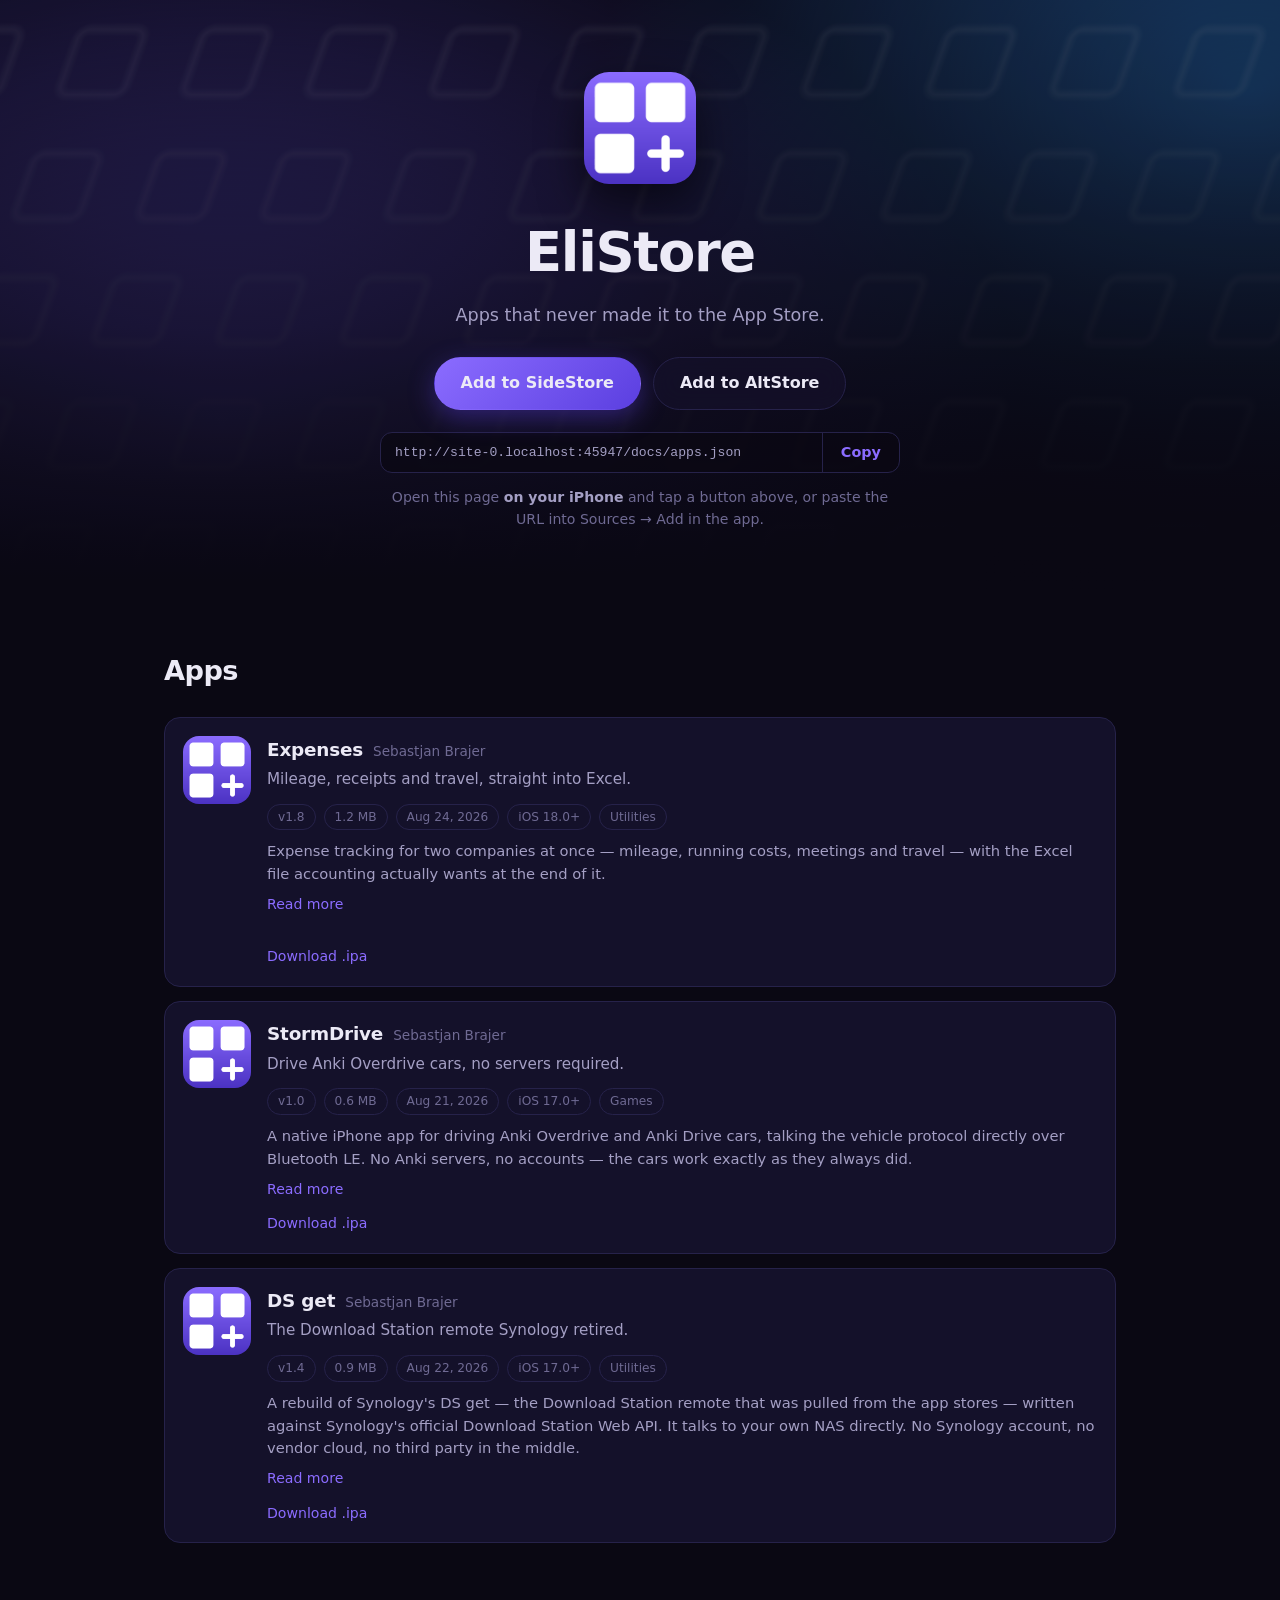
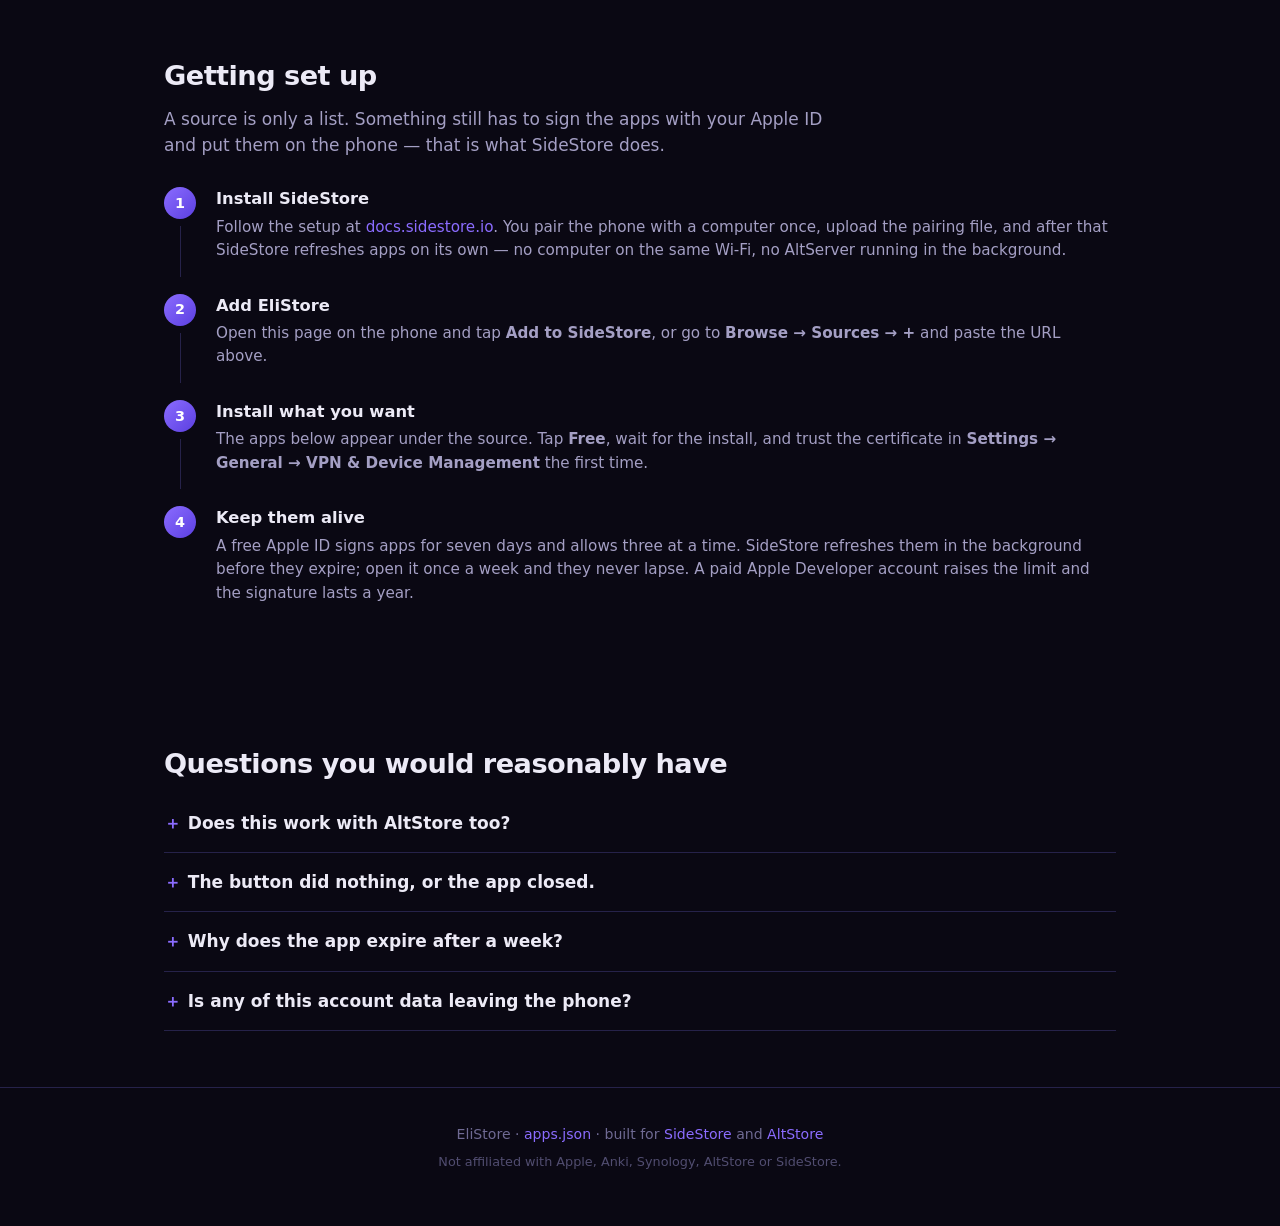
<file: docs/index.html>
<!doctype html>
<html lang="en">
<head>
<meta charset="utf-8">
<meta name="viewport" content="width=device-width, initial-scale=1, viewport-fit=cover">
<title>EliStore — a source for AltStore and SideStore</title>
<meta name="description" content="EliStore is a source for AltStore and SideStore. Add it once, and the apps install straight onto your iPhone.">
<meta name="theme-color" content="#0C0A1A">

<meta property="og:type" content="website">
<meta property="og:title" content="EliStore">
<meta property="og:description" content="A source for AltStore and SideStore. Add it once, and the apps install straight onto your iPhone.">
<meta property="og:image" content="https://sebastjanb.github.io/elistore-releases/assets/og.png">

<link rel="icon" href="assets/favicon-32.png" sizes="32x32">
<link rel="apple-touch-icon" href="assets/apple-touch-icon.png">
<link rel="stylesheet" href="style.css">
</head>
<body>

<header class="hero">
  <div class="hero-art" aria-hidden="true"></div>
  <div class="wrap hero-inner">
    <img class="hero-icon" src="assets/elistore-icon.png" alt="" width="112" height="112">
    <h1>EliStore</h1>
    <p class="tagline">Apps that never made it to the App Store.</p>

    <div class="actions">
      <a class="btn btn-primary" id="add-sidestore" href="#" data-scheme="sidestore">
        Add to SideStore
      </a>
      <a class="btn" id="add-altstore" href="#" data-scheme="altstore">
        Add to AltStore
      </a>
    </div>

    <div class="source-url">
      <label for="url" class="sr-only">Source URL</label>
      <input id="url" type="text" readonly spellcheck="false" value="https://sebastjanb.github.io/elistore-releases/apps.json">
      <button id="copy" type="button">Copy</button>
    </div>
    <p class="hint">
      Open this page <strong>on your iPhone</strong> and tap a button above, or paste the URL into
      Sources&nbsp;→&nbsp;Add in the app.
    </p>
  </div>
</header>

<main>
  <section class="wrap section">
    <h2>Apps</h2>
    <div id="apps" class="apps">
      <p class="loading">Loading the source…</p>
    </div>
  </section>

  <section class="wrap section" id="install">
    <h2>Getting set up</h2>
    <p class="lede">
      A source is only a list. Something still has to sign the apps with your Apple ID and put them
      on the phone — that is what SideStore does.
    </p>

    <ol class="steps">
      <li>
        <h3>Install SideStore</h3>
        <p>
          Follow the setup at <a href="https://docs.sidestore.io" rel="noopener">docs.sidestore.io</a>.
          You pair the phone with a computer once, upload the pairing file, and after that SideStore
          refreshes apps on its own — no computer on the same Wi-Fi, no AltServer running in the
          background.
        </p>
      </li>
      <li>
        <h3>Add EliStore</h3>
        <p>
          Open this page on the phone and tap <strong>Add to SideStore</strong>, or go to
          <strong>Browse → Sources → +</strong> and paste the URL above.
        </p>
      </li>
      <li>
        <h3>Install what you want</h3>
        <p>
          The apps below appear under the source. Tap <strong>Free</strong>, wait for the install,
          and trust the certificate in <strong>Settings → General → VPN &amp; Device
          Management</strong> the first time.
        </p>
      </li>
      <li>
        <h3>Keep them alive</h3>
        <p>
          A free Apple ID signs apps for seven days and allows three at a time. SideStore refreshes
          them in the background before they expire; open it once a week and they never lapse. A paid
          Apple Developer account raises the limit and the signature lasts a year.
        </p>
      </li>
    </ol>
  </section>

  <section class="wrap section faq">
    <h2>Questions you would reasonably have</h2>

    <details>
      <summary>Does this work with AltStore too?</summary>
      <p>
        Yes. AltStore and SideStore read the same source format. AltStore Classic needs AltServer
        running on a Mac or PC on the same network to refresh apps; SideStore does not, which is why
        it is the one recommended here. AltStore PAL is a different thing — an Apple-approved EU
        marketplace that only accepts notarised apps, so it cannot load this source.
      </p>
    </details>

    <details>
      <summary>The button did nothing, or the app closed.</summary>
      <p>
        The <code>sidestore://</code> and <code>altstore://</code> links only work on a phone that
        already has the app installed. On a desktop browser nothing happens; on a phone without it,
        the link can close the browser tab. Copy the URL and paste it into the app instead.
      </p>
    </details>

    <details>
      <summary>Why does the app expire after a week?</summary>
      <p>
        Because Apple's free developer certificates last seven days. Nothing here can change that.
        SideStore re-signs before expiry as long as you open it now and then.
      </p>
    </details>

    <details>
      <summary>Is any of this account data leaving the phone?</summary>
      <p>
        Not through the store. This site serves a JSON file and some images; the IPAs are downloaded
        from GitHub. Your Apple ID goes to SideStore and to Apple, never here.
      </p>
    </details>
  </section>
</main>

<footer>
  <div class="wrap">
    <p>
      EliStore · <a href="apps.json">apps.json</a> ·
      built for <a href="https://sidestore.io" rel="noopener">SideStore</a> and
      <a href="https://altstore.io" rel="noopener">AltStore</a>
    </p>
    <p class="small">Not affiliated with Apple, Anki, Synology, AltStore or SideStore.</p>
  </div>
</footer>

<div id="toast" class="toast" role="status" aria-live="polite"></div>

<script src="app.js"></script>
</body>
</html>
</file>
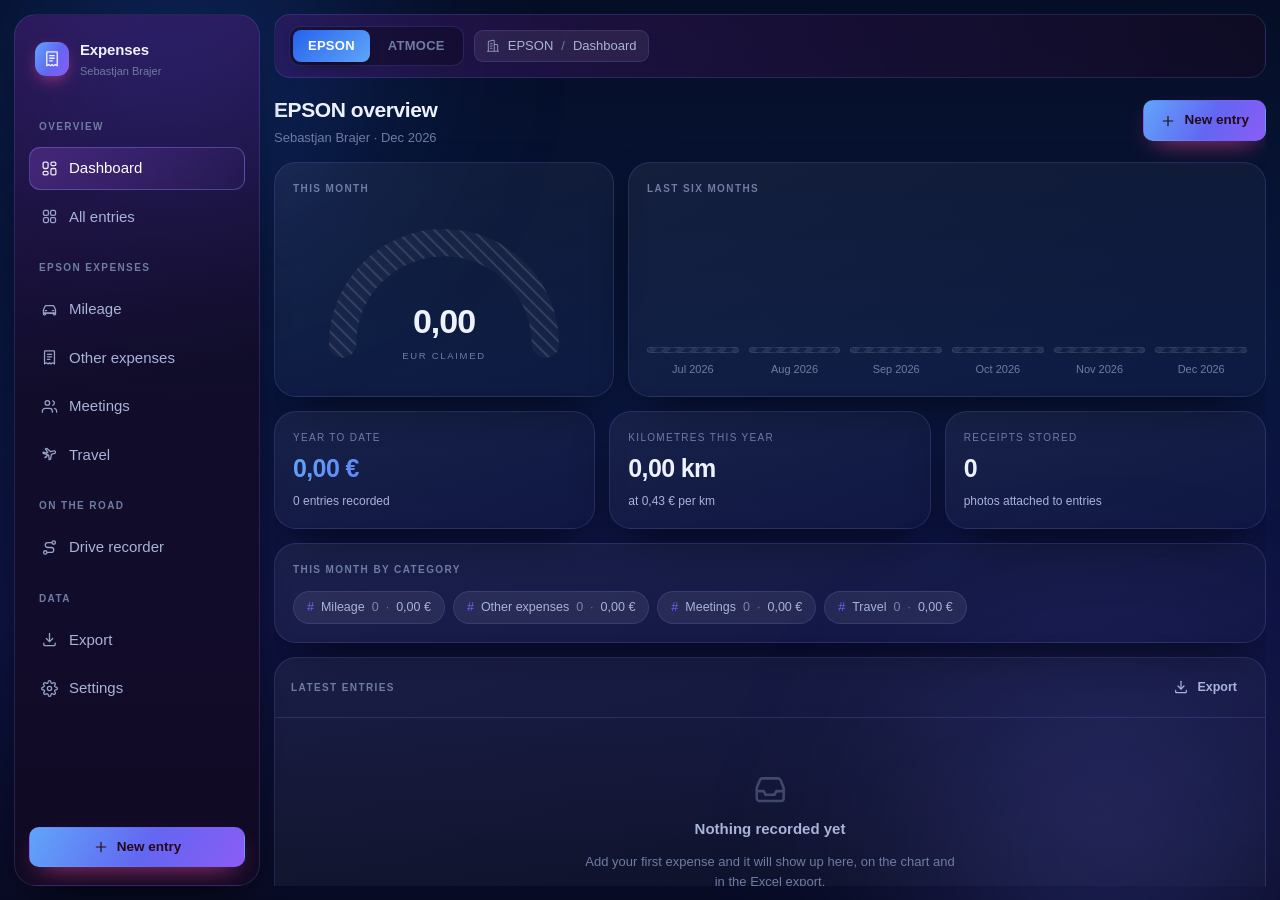
<file: docs/expenses/index.html>
<!doctype html>
<html lang="en">
<head>
<meta charset="utf-8">
<meta name="viewport" content="width=device-width, initial-scale=1, viewport-fit=cover, maximum-scale=1">
<title>Expenses — Sebastjan Brajer</title>
<meta name="description" content="Expense, mileage and travel tracking for ATMOCE and EPSON.">
<meta name="theme-color" content="#0d0617">
<meta name="color-scheme" content="dark">
<meta name="apple-mobile-web-app-capable" content="yes">
<meta name="mobile-web-app-capable" content="yes">
<meta name="apple-mobile-web-app-status-bar-style" content="black-translucent">
<meta name="apple-mobile-web-app-title" content="Expenses">
<link rel="manifest" href="manifest.webmanifest">
<link rel="apple-touch-icon" href="icons/icon-180.png">
<link rel="icon" href="icons/icon-192.png">
<link rel="stylesheet" href="css/app.css">
</head>
<body>

<div class="app">
  <aside class="sidebar" id="sidebar"></aside>

  <div class="main">
    <header class="topbar" id="topbar"></header>
    <div class="view" id="view"></div>
    <nav class="tabbar" id="tabbar"></nav>
  </div>
</div>

<div id="modal-root"></div>
<div id="toast-root"></div>

<script src="data/places.js"></script>
<script src="data/countries.js"></script>
<script src="js/util.js"></script>
<script src="js/icons.js"></script>
<script src="js/store.js"></script>
<script src="js/distance.js"></script>
<script src="js/ocr.js"></script>
<script src="js/trip.js"></script>
<script src="js/components.js"></script>
<script src="js/forms.js"></script>
<script src="js/views.js"></script>
<script src="js/sync.js"></script>
    <script src="js/zip.js"></script>
    <script src="js/receipts.js"></script>
    <script src="js/excel.js"></script>
<script src="js/app.js"></script>
</body>
</html>
</file>
<file: docs/style.css>
/* EliStore — the landing page. Dark by design: the store it advertises is dark. */

:root {
  --bg:        #0a0813;
  --bg-raised: #14112a;
  --line:      #26224a;
  --ink:       #eceaf6;
  --ink-dim:   #a49fc4;
  --ink-faint: #6f6a93;
  --tint:      #8b6cff;
  --tint-deep: #5b3fe0;

  --radius: 16px;
  --wrap: 1000px;
  --font: -apple-system, BlinkMacSystemFont, "SF Pro Text", "Segoe UI", Inter, system-ui, sans-serif;
}

* { box-sizing: border-box; }

html { -webkit-text-size-adjust: 100%; }

body {
  margin: 0;
  font-family: var(--font);
  font-size: 17px;
  line-height: 1.55;
  color: var(--ink);
  background: var(--bg);
  -webkit-font-smoothing: antialiased;
}

a { color: var(--tint); text-decoration: none; }
a:hover { text-decoration: underline; }

code {
  font-family: ui-monospace, SFMono-Regular, "SF Mono", Menlo, monospace;
  font-size: 0.88em;
  background: var(--bg-raised);
  border: 1px solid var(--line);
  border-radius: 5px;
  padding: 0.1em 0.4em;
}

.wrap { width: 100%; max-width: var(--wrap); margin: 0 auto; padding: 0 24px; }

.sr-only {
  position: absolute; width: 1px; height: 1px;
  padding: 0; margin: -1px; overflow: hidden;
  clip: rect(0 0 0 0); white-space: nowrap; border: 0;
}

/* ----------------------------------------------------------------- hero */

.hero { position: relative; overflow: hidden; padding: 72px 0 64px; text-align: center; }

.hero-art {
  position: absolute; inset: 0;
  background: url("assets/elistore-header.png") center / cover no-repeat;
  opacity: 0.9;
}
.hero-art::after {
  content: "";
  position: absolute; inset: 0;
  background: linear-gradient(180deg, rgba(10, 8, 19, 0.35) 0%, rgba(10, 8, 19, 0.8) 62%, var(--bg) 100%);
}

.hero-inner { position: relative; }

.hero-icon {
  width: 112px; height: 112px;
  border-radius: 25px;
  box-shadow: 0 18px 44px rgba(0, 0, 0, 0.55);
}

.hero h1 {
  margin: 20px 0 6px;
  font-size: clamp(2.4rem, 8vw, 3.4rem);
  font-weight: 700;
  letter-spacing: -0.025em;
}

.tagline { margin: 0 0 28px; color: var(--ink-dim); font-size: 1.1rem; }

.actions { display: flex; flex-wrap: wrap; gap: 12px; justify-content: center; margin-bottom: 22px; }

.btn {
  display: inline-block;
  padding: 13px 26px;
  border: 1px solid var(--line);
  border-radius: 999px;
  background: rgba(20, 17, 42, 0.75);
  backdrop-filter: blur(12px);
  color: var(--ink);
  font-size: 1rem;
  font-weight: 600;
  cursor: pointer;
  transition: transform 0.12s ease, filter 0.12s ease;
}
.btn:hover { text-decoration: none; filter: brightness(1.15); }
.btn:active { transform: scale(0.97); }

.btn-primary {
  border-color: transparent;
  background: linear-gradient(135deg, var(--tint), var(--tint-deep));
  box-shadow: 0 8px 26px rgba(91, 63, 224, 0.42);
}

/* The copyable source URL. */
.source-url {
  display: flex;
  max-width: 520px;
  margin: 0 auto 14px;
  border: 1px solid var(--line);
  border-radius: 12px;
  background: rgba(10, 8, 19, 0.72);
  overflow: hidden;
}
.source-url input {
  flex: 1;
  min-width: 0;
  padding: 12px 14px;
  border: 0;
  background: transparent;
  color: var(--ink-dim);
  font-family: ui-monospace, SFMono-Regular, "SF Mono", Menlo, monospace;
  font-size: 0.82rem;
  text-overflow: ellipsis;
}
.source-url input:focus { outline: none; color: var(--ink); }
.source-url button {
  padding: 0 18px;
  border: 0;
  border-left: 1px solid var(--line);
  background: transparent;
  color: var(--tint);
  font: inherit;
  font-size: 0.9rem;
  font-weight: 600;
  cursor: pointer;
}
.source-url button:hover { background: rgba(139, 108, 255, 0.12); }

.hint { max-width: 520px; margin: 0 auto; color: var(--ink-faint); font-size: 0.88rem; }
.hint strong { color: var(--ink-dim); font-weight: 600; }

/* -------------------------------------------------------------- sections */

.section { padding: 56px 24px; }

h2 {
  margin: 0 0 8px;
  font-size: 1.7rem;
  font-weight: 700;
  letter-spacing: -0.02em;
}

.lede { margin: 0 0 28px; max-width: 62ch; color: var(--ink-dim); }

/* ------------------------------------------------------------------ apps */

.apps { display: grid; gap: 14px; margin-top: 24px; }

.loading, .error { color: var(--ink-faint); }
.error { color: #ff8a8a; }

.app {
  display: grid;
  grid-template-columns: 68px 1fr;
  gap: 16px;
  align-items: start;
  padding: 18px;
  border: 1px solid var(--line);
  border-radius: var(--radius);
  background: var(--bg-raised);
}

.app > * { min-width: 0; }

.app-icon {
  width: 68px; height: 68px;
  border-radius: 16px;
  background: #0a0813;
}

.app-head { display: flex; flex-wrap: wrap; align-items: baseline; gap: 10px; }
.app-name { margin: 0; font-size: 1.15rem; font-weight: 650; letter-spacing: -0.01em; }
.app-dev { color: var(--ink-faint); font-size: 0.85rem; }
.app-sub { margin: 4px 0 0; color: var(--ink-dim); font-size: 0.95rem; }

.app-desc {
  margin: 10px 0 0;
  color: var(--ink-dim);
  font-size: 0.92rem;
  white-space: pre-line;
}
.app-desc[hidden] { display: none; }

.app-more {
  margin-top: 8px;
  padding: 0;
  border: 0;
  background: none;
  color: var(--tint);
  font: inherit;
  font-size: 0.88rem;
  cursor: pointer;
}

.meta { display: flex; flex-wrap: wrap; gap: 8px; margin-top: 12px; }
.chip {
  padding: 3px 10px;
  border: 1px solid var(--line);
  border-radius: 999px;
  color: var(--ink-faint);
  font-size: 0.76rem;
  font-variant-numeric: tabular-nums;
}
.chip-warn { border-color: #6b4a1f; color: #e0a95a; }

.app-links { display: flex; flex-wrap: wrap; gap: 14px; margin-top: 12px; font-size: 0.88rem; }

/* ----------------------------------------------------------------- steps */

.steps { margin: 0; padding: 0; list-style: none; counter-reset: step; }
.steps li {
  position: relative;
  padding: 0 0 26px 52px;
  counter-increment: step;
}
.steps li::before {
  content: counter(step);
  position: absolute;
  left: 0; top: 1px;
  width: 32px; height: 32px;
  display: grid; place-items: center;
  border-radius: 50%;
  background: linear-gradient(135deg, var(--tint), var(--tint-deep));
  color: #fff;
  font-size: 0.9rem;
  font-weight: 700;
}
/* The rail joining the numbers. */
.steps li:not(:last-child)::after {
  content: "";
  position: absolute;
  left: 15.5px; top: 40px; bottom: 12px;
  width: 1px;
  background: var(--line);
}
.steps h3 { margin: 4px 0 4px; font-size: 1.02rem; font-weight: 650; }
.steps p { margin: 0; color: var(--ink-dim); font-size: 0.95rem; }

/* ------------------------------------------------------------------- faq */

.faq details {
  border-bottom: 1px solid var(--line);
  padding: 16px 0;
}
.faq summary {
  cursor: pointer;
  font-weight: 600;
  list-style: none;
}
.faq summary::-webkit-details-marker { display: none; }
.faq summary::before {
  content: "＋";
  display: inline-block;
  width: 1.4em;
  color: var(--tint);
}
.faq details[open] summary::before { content: "－"; }
.faq details p { margin: 10px 0 0 1.4em; color: var(--ink-dim); font-size: 0.95rem; }

/* ---------------------------------------------------------------- footer */

footer {
  padding: 36px 0 48px;
  border-top: 1px solid var(--line);
  color: var(--ink-faint);
  font-size: 0.88rem;
  text-align: center;
}
footer p { margin: 0 0 6px; }
footer .small { font-size: 0.8rem; color: #514d70; }

/* ----------------------------------------------------------------- toast */

.toast {
  position: fixed;
  left: 50%; bottom: 28px;
  transform: translate(-50%, 16px);
  padding: 11px 20px;
  border-radius: 999px;
  background: var(--bg-raised);
  border: 1px solid var(--line);
  box-shadow: 0 12px 32px rgba(0, 0, 0, 0.5);
  font-size: 0.9rem;
  opacity: 0;
  pointer-events: none;
  transition: opacity 0.2s ease, transform 0.2s ease;
}
.toast.show { opacity: 1; transform: translate(-50%, 0); }

/* --------------------------------------------------------------- smaller */

@media (max-width: 560px) {
  body { font-size: 16px; }
  .hero { padding: 52px 0 48px; }
  .app { grid-template-columns: 56px 1fr; gap: 13px; padding: 15px; }
  .app-icon { width: 56px; height: 56px; border-radius: 13px; }
  .actions .btn { flex: 1 1 auto; }
}

@media (prefers-reduced-motion: reduce) {
  * { transition: none !important; }
}

/* ----------------------------------------------------------- screenshots */

.shots {
  display: flex;
  gap: 10px;
  margin-top: 14px;
  /* A flex row reports the sum of its children as its minimum width, which
     would push the whole card wider than a phone screen instead of scrolling
     inside it. The grid column it sits in needs the same release below. */
  min-width: 0;
  padding-bottom: 4px;
  overflow-x: auto;
  scroll-snap-type: x proximity;
  /* Let the strip run to the card's edge, so a half-visible tile reads as
     "there is more this way" rather than as a cropping mistake. */
  scrollbar-width: thin;
  scrollbar-color: var(--line) transparent;
}
.shots::-webkit-scrollbar { height: 6px; }
.shots::-webkit-scrollbar-thumb { background: var(--line); border-radius: 999px; }
.shots::-webkit-scrollbar-track { background: transparent; }

.shot {
  flex: 0 0 auto;
  width: 124px;
  padding: 0;
  border: 1px solid var(--line);
  border-radius: 12px;
  background: var(--bg);
  overflow: hidden;
  scroll-snap-align: start;
  cursor: zoom-in;
  transition: border-color 0.15s, transform 0.15s;
}
.shot:hover { border-color: var(--tint); transform: translateY(-2px); }
.shot:focus-visible { outline: 2px solid var(--tint); outline-offset: 2px; }

.shot img {
  display: block;
  width: 100%;
  /* Reserve the shape before the image arrives, and never crop one that
     happens to be a different size. */
  aspect-ratio: 1206 / 2622;
  object-fit: contain;
  background: var(--bg);
}

/* ------------------------------------------------------------- lightbox */

body.no-scroll { overflow: hidden; }

.lightbox {
  position: fixed;
  inset: 0;
  z-index: 100;
  display: flex;
  align-items: center;
  justify-content: center;
  gap: 12px;
  padding: 28px 16px 56px;
  background: rgba(6, 5, 14, 0.92);
  backdrop-filter: blur(6px);
  -webkit-backdrop-filter: blur(6px);
}
.lightbox[hidden] { display: none; }

.lightbox-img {
  max-width: min(420px, 82vw);
  max-height: 100%;
  border: 1px solid var(--line);
  border-radius: 18px;
  object-fit: contain;
}

.lightbox-close,
.lightbox-nav {
  flex: 0 0 auto;
  width: 44px;
  height: 44px;
  border: 1px solid var(--line);
  border-radius: 999px;
  background: var(--bg-raised);
  color: var(--ink);
  font-size: 1.5rem;
  line-height: 1;
  cursor: pointer;
}
.lightbox-close:hover,
.lightbox-nav:hover { border-color: var(--tint); color: var(--tint); }

.lightbox-close {
  position: absolute;
  top: 18px;
  right: 18px;
  font-size: 1.7rem;
}

.lightbox-count {
  position: absolute;
  bottom: 20px;
  left: 0;
  right: 0;
  margin: 0;
  text-align: center;
  color: var(--ink-faint);
  font-size: 0.82rem;
  font-variant-numeric: tabular-nums;
}

@media (max-width: 620px) {
  .shot { width: 104px; }
  /* Arrows would crowd the picture on a phone; swipe the strip instead. */
  .lightbox-nav { display: none; }
  .lightbox { padding: 56px 12px 48px; }
}

@media (prefers-reduced-motion: reduce) {
  .shot { transition: none; }
  .shot:hover { transform: none; }
}
</file>
<file: docs/expenses/css/app.css>
/* Expense Tracker — Sebastjan Brajer
   Dark violet console: deep indigo ground, magenta corner glow, amber→pink
   accent for anything that represents money. */

:root {
  --bg: #050e26;
  --bg-2: #130a20;
  --panel: rgba(255, 255, 255, 0.07);
  --panel-solid: #101a33;
  --panel-hi: rgba(255, 255, 255, 0.11);
  --line: rgba(129, 140, 248, 0.18);
  --line-strong: rgba(129, 140, 248, 0.38);

  --text: #eef2ff;
  --text-dim: #a8b4d8;
  --text-faint: #6f7ca3;

  --violet: #8b5cf6;
  --violet-lo: #6366f1;
  --magenta: #6366f1;
  --pink: #ec4899;
  --amber: #f59e0b;
  --blue: #60a5fa;
  --green: #34d399;
  --red: #fb7185;

  --grad-money: linear-gradient(120deg, #60a5fa 0%, #6366f1 55%, #8b5cf6 100%);
  --grad-violet: linear-gradient(135deg, #6366f1 0%, #8b5cf6 100%);
  --grad-blue: linear-gradient(135deg, #2563eb 0%, #60a5fa 100%);

  --r-lg: 22px;
  --r-md: 16px;
  --r-sm: 11px;

  --sidebar-w: 246px;
  --shadow: 0 18px 50px -20px rgba(0, 0, 0, 0.85);

  --safe-b: env(safe-area-inset-bottom, 0px);
  --safe-t: env(safe-area-inset-top, 0px);
}

* { box-sizing: border-box; }

/* `hidden` has to beat the display rules the components set. */
[hidden] { display: none !important; }

html, body {
  height: 100%;
  margin: 0;
}

body {
  /* Deep navy at the top through blue-violet at the bottom, the same ground
     the Mac and iPhone apps use. */
  background:
    linear-gradient(180deg, #050e26 0%, #08163d 38%, #0e1242 68%, #080b24 100%);
  background-attachment: fixed;
  color: var(--text);
  font: 15px/1.5 -apple-system, BlinkMacSystemFont, "SF Pro Text", "Inter",
        "Segoe UI", Roboto, sans-serif;
  -webkit-font-smoothing: antialiased;
  overflow: hidden;
  overscroll-behavior: none;
}

/* The two corner glows that give the whole window its colour. */
body::before,
body::after {
  content: "";
  position: fixed;
  z-index: 0;
  pointer-events: none;
  border-radius: 50%;
  filter: blur(90px);
}
body::before {
  top: -240px; left: -180px;
  width: 720px; height: 620px;
  background: radial-gradient(closest-side, rgba(37, 99, 235, 0.42), transparent 70%);
}
body::after {
  bottom: -300px; right: -220px;
  width: 780px; height: 700px;
  background: radial-gradient(closest-side, rgba(99, 102, 241, 0.32), transparent 70%);
}

button, input, select, textarea { font: inherit; color: inherit; }
button { cursor: pointer; }
a { color: var(--magenta); }

::selection { background: rgba(99, 102, 241, 0.40); }

/* ── Scrollbars ─────────────────────────────────────────────────────
   Only ever styled for a mouse. Styling them on a touch device turns the
   overlay scrollbar into a classic one that occupies layout width down the
   right-hand side, which leaves every screen sitting off-centre. */
@media (hover: hover) and (pointer: fine) {
  ::-webkit-scrollbar { width: 10px; height: 10px; }
  ::-webkit-scrollbar-thumb {
    background: rgba(129, 140, 248, 0.28);
    border-radius: 99px;
    border: 3px solid transparent;
    background-clip: content-box;
  }
  ::-webkit-scrollbar-thumb:hover { background: rgba(196, 132, 252, 0.45); background-clip: content-box; }
  ::-webkit-scrollbar-track { background: transparent; }
}

/* ── Shell ──────────────────────────────────────────────────────────
   Anchored with `position: fixed; inset: 0` rather than `height: 100%`.
   In a home-screen web app iOS puts the page origin at the very top of the
   screen but resolves a percentage height against a viewport that excludes
   both safe areas — so `height: 100%` came up short by exactly the notch plus
   the home indicator, and the tab bar floated well above the bottom edge.
   A fixed box is laid out against the real viewport instead. */
.app {
  position: fixed;
  top: 0;
  left: 0;
  right: 0;
  z-index: 1;
  display: grid;
  grid-template-columns: var(--sidebar-w) 1fr;
  gap: 14px;
  padding: 14px;
  padding-top: calc(14px + var(--safe-t));
  height: 100vh;                  /* oldest fallback */
  height: 100dvh;                 /* dynamic viewport where supported */
  height: var(--app-h, 100dvh);   /* measured by app.js — always the truth */
}

/* ── Sidebar ────────────────────────────────────────────────────── */
.sidebar {
  position: relative;
  display: flex;
  flex-direction: column;
  gap: 6px;
  padding: 18px 14px;
  overflow: hidden auto;
  background: linear-gradient(170deg, rgba(120, 30, 160, 0.32), rgba(20, 10, 34, 0.72) 42%);
  border: 1px solid var(--line);
  border-radius: var(--r-lg);
  box-shadow: var(--shadow);
  -webkit-app-region: drag;
}
.sidebar > * { -webkit-app-region: no-drag; }

.brand {
  display: flex;
  align-items: center;
  gap: 11px;
  padding: 6px 6px 18px;
}
/* Room for the traffic lights of the frameless macOS window. */
.platform-darwin .brand { padding-top: 28px; }
.brand-mark {
  display: grid;
  place-items: center;
  width: 34px; height: 34px;
  flex: none;
  background: var(--grad-money);
  border-radius: 11px;
  box-shadow: 0 6px 18px -6px rgba(236, 72, 153, 0.9);
}
.brand-mark svg { width: 18px; height: 18px; }
.brand-name { font-weight: 650; letter-spacing: -0.01em; }
.brand-sub { font-size: 11px; color: var(--text-faint); margin-top: 1px; }

.nav-label {
  padding: 16px 10px 7px;
  font-size: 10px;
  font-weight: 600;
  letter-spacing: 0.14em;
  text-transform: uppercase;
  color: var(--text-faint);
}

.nav-item {
  display: flex;
  align-items: center;
  gap: 11px;
  width: 100%;
  padding: 9px 11px;
  background: none;
  border: 1px solid transparent;
  border-radius: var(--r-sm);
  color: var(--text-dim);
  text-align: left;
  transition: background 0.15s, color 0.15s, border-color 0.15s;
}
.nav-item:hover { background: var(--panel); color: var(--text); }
.nav-item.is-active {
  background: linear-gradient(100deg, rgba(168, 85, 247, 0.26), rgba(168, 85, 247, 0.05));
  border-color: var(--line-strong);
  color: #fff;
}
.nav-item svg { width: 17px; height: 17px; flex: none; opacity: 0.9; }
.nav-count {
  margin-left: auto;
  font-size: 11px;
  font-variant-numeric: tabular-nums;
  color: var(--text-faint);
}

.sidebar-foot { margin-top: auto; padding-top: 16px; }

/* ── Main column ────────────────────────────────────────────────── */
.main {
  display: flex;
  flex-direction: column;
  min-width: 0;
  gap: 14px;
  overflow: hidden;
}

.topbar {
  display: flex;
  align-items: center;
  gap: 10px;
  flex: none;
  padding: 11px 14px;
  background: linear-gradient(100deg, rgba(88, 28, 135, 0.35), rgba(20, 10, 34, 0.6));
  border: 1px solid var(--line);
  border-radius: var(--r-md);
  -webkit-app-region: drag;
}
.topbar > * { -webkit-app-region: no-drag; }

.crumb {
  display: flex;
  align-items: center;
  gap: 8px;
  padding: 5px 11px;
  background: var(--panel);
  border: 1px solid var(--line);
  border-radius: 9px;
  font-size: 13px;
  color: var(--text-dim);
  white-space: nowrap;
}
.crumb svg { width: 14px; height: 14px; opacity: 0.75; }
.crumb-sep { color: var(--text-faint); }

.company-switch {
  display: flex;
  gap: 3px;
  padding: 3px;
  background: rgba(0, 0, 0, 0.28);
  border: 1px solid var(--line);
  border-radius: 11px;
}
.company-switch button {
  padding: 6px 15px;
  background: none;
  border: 0;
  border-radius: 8px;
  font-size: 13px;
  font-weight: 600;
  letter-spacing: 0.02em;
  color: var(--text-faint);
  transition: background 0.15s, color 0.15s;
}
.company-switch button.is-active { color: #fff; box-shadow: 0 4px 14px -6px rgba(0, 0, 0, 0.9); }
.company-switch button.is-active[data-company="EPSON"] { background: var(--grad-blue); }
.company-switch button.is-active[data-company="ATMOCE"] { background: var(--grad-money); }

.topbar-spacer { flex: 1; }

.view {
  flex: 1;
  min-height: 0;
  overflow: hidden auto;
  padding-bottom: 40px;
  scroll-behavior: smooth;
}

/* ── Buttons ────────────────────────────────────────────────────── */
.btn {
  display: inline-flex;
  align-items: center;
  justify-content: center;
  gap: 8px;
  padding: 9px 16px;
  background: var(--panel);
  border: 1px solid var(--line);
  border-radius: 10px;
  color: var(--text);
  font-size: 13.5px;
  font-weight: 550;
  white-space: nowrap;
  transition: background 0.15s, border-color 0.15s, transform 0.08s, opacity 0.15s;
}
.btn:hover { background: var(--panel-hi); border-color: var(--line-strong); }
.btn:active { transform: translateY(1px); }
.btn svg { width: 16px; height: 16px; }
.btn-primary {
  background: var(--grad-money);
  border-color: transparent;
  color: #26091b;
  font-weight: 650;
  box-shadow: 0 10px 26px -12px rgba(236, 72, 153, 0.95);
}
.btn-primary:hover { background: var(--grad-money); filter: brightness(1.07); border-color: transparent; }
.btn-violet { background: var(--grad-violet); border-color: transparent; color: #fff; }
.btn-violet:hover { filter: brightness(1.1); background: var(--grad-violet); }
.btn-ghost { background: none; border-color: transparent; color: var(--text-dim); }
.btn-ghost:hover { background: var(--panel); color: var(--text); }
.btn-danger { color: var(--red); border-color: rgba(251, 113, 133, 0.3); }
.btn-danger:hover { background: rgba(251, 113, 133, 0.12); border-color: rgba(251, 113, 133, 0.5); }
.btn-sm { padding: 6px 11px; font-size: 12.5px; border-radius: 9px; }
.btn:disabled { opacity: 0.45; pointer-events: none; }
.btn-icon { padding: 8px; border-radius: 9px; }
.btn-icon svg { width: 16px; height: 16px; }

/* ── Cards & grid ───────────────────────────────────────────────── */
.grid { display: grid; gap: 14px; }
.grid-2 { grid-template-columns: repeat(2, minmax(0, 1fr)); }
.grid-3 { grid-template-columns: repeat(3, minmax(0, 1fr)); }
.grid-hero { grid-template-columns: minmax(260px, 340px) 1fr; }

.card {
  position: relative;
  padding: 18px;
  background: linear-gradient(160deg, rgba(255, 255, 255, 0.055), rgba(255, 255, 255, 0.018));
  border: 1px solid var(--line);
  border-radius: var(--r-lg);
  box-shadow: var(--shadow);
  overflow: hidden;
}
.card-flush { padding: 0; }

.card-head {
  display: flex;
  align-items: center;
  gap: 10px;
  margin-bottom: 14px;
}
.card-title {
  font-size: 10px;
  font-weight: 600;
  letter-spacing: 0.14em;
  text-transform: uppercase;
  color: var(--text-faint);
}
.card-head .btn { margin-left: auto; }

.section-head {
  display: flex;
  align-items: center;
  gap: 12px;
  margin: 2px 0 14px;
}
.section-head h1 {
  margin: 0;
  font-size: 21px;
  font-weight: 650;
  letter-spacing: -0.02em;
}
.section-head p { margin: 3px 0 0; font-size: 13px; color: var(--text-faint); }
.section-head .spacer { flex: 1; }

/* ── Gauge ──────────────────────────────────────────────────────── */
.gauge-wrap { display: grid; place-items: center; padding: 4px 0 2px; }
.gauge { position: relative; width: 100%; max-width: 260px; }
.gauge svg { display: block; width: 100%; overflow: visible; }
.gauge-value {
  position: absolute;
  left: 0; right: 0; bottom: 4px;
  text-align: center;
}
.gauge-num {
  font-size: 34px;
  font-weight: 700;
  letter-spacing: -0.03em;
  font-variant-numeric: tabular-nums;
}
.gauge-cap {
  font-size: 9.5px;
  letter-spacing: 0.18em;
  text-transform: uppercase;
  color: var(--text-faint);
  margin-top: 2px;
}
.badge-float {
  position: absolute;
  top: 14px; right: 14px;
  padding: 5px 10px;
  background: rgba(52, 211, 153, 0.14);
  border: 1px solid rgba(52, 211, 153, 0.34);
  border-radius: 99px;
  font-size: 11px;
  color: #6ee7b7;
  white-space: nowrap;
}
.badge-float.is-down { background: rgba(251, 113, 133, 0.14); border-color: rgba(251, 113, 133, 0.34); color: #fda4af; }

/* ── Bar chart ──────────────────────────────────────────────────── */
.bars {
  display: flex;
  align-items: flex-end;
  gap: 10px;
  height: 168px;
  padding-top: 20px;
}
.bar-col {
  display: flex;
  flex-direction: column;
  justify-content: flex-end;
  align-items: center;
  gap: 8px;
  flex: 1;
  height: 100%;
  min-width: 0;
}
.bar {
  position: relative;
  width: 100%;
  border-radius: 12px;
  background: repeating-linear-gradient(-45deg,
    rgba(255, 255, 255, 0.09) 0 5px, rgba(255, 255, 255, 0.02) 5px 10px);
  border: 1px solid rgba(255, 255, 255, 0.07);
  min-height: 5px;
  transition: filter 0.15s;
}
.bar-col.is-peak .bar {
  background: var(--grad-money);
  border-color: transparent;
  box-shadow: 0 12px 30px -14px rgba(236, 72, 153, 0.95);
}
.bar-col:hover .bar { filter: brightness(1.15); }
.bar-cap {
  font-size: 11px;
  color: var(--text-faint);
  white-space: nowrap;
  overflow: hidden;
  text-overflow: ellipsis;
  max-width: 100%;
}
.bar-col.is-peak .bar-cap { color: var(--text); }
.bar-val {
  position: absolute;
  top: -19px; left: 50%;
  transform: translateX(-50%);
  font-size: 11px;
  font-variant-numeric: tabular-nums;
  color: var(--text-dim);
  white-space: nowrap;
}

/* ── Stats ──────────────────────────────────────────────────────── */
.stat { display: flex; flex-direction: column; gap: 5px; }
.stat-num {
  font-size: 25px;
  font-weight: 680;
  letter-spacing: -0.025em;
  font-variant-numeric: tabular-nums;
}
.stat-cap {
  font-size: 10px;
  letter-spacing: 0.13em;
  text-transform: uppercase;
  color: var(--text-faint);
}
.stat-sub { font-size: 12px; color: var(--text-dim); }
.text-money { background: var(--grad-money); -webkit-background-clip: text; background-clip: text; color: transparent; }

/* ── Chips ──────────────────────────────────────────────────────── */
.chips { display: flex; flex-wrap: wrap; gap: 8px; }
.chip {
  display: inline-flex;
  align-items: center;
  gap: 7px;
  padding: 6px 13px;
  background: var(--panel);
  border: 1px solid var(--line);
  border-radius: 99px;
  font-size: 12.5px;
  color: var(--text-dim);
  white-space: nowrap;
  transition: background 0.15s, color 0.15s, border-color 0.15s;
}
button.chip:hover { background: var(--panel-hi); color: var(--text); }
.chip.is-active {
  background: linear-gradient(100deg, rgba(236, 72, 153, 0.3), rgba(168, 85, 247, 0.22));
  border-color: var(--line-strong);
  color: #fff;
}
.chip-n { font-variant-numeric: tabular-nums; opacity: 0.65; }
.chip-hash { color: var(--magenta); }

/* ── List rows ──────────────────────────────────────────────────── */
.rows { display: flex; flex-direction: column; }
.row {
  display: flex;
  align-items: center;
  gap: 13px;
  width: 100%;
  padding: 13px 16px;
  background: none;
  border: 0;
  border-top: 1px solid rgba(255, 255, 255, 0.05);
  text-align: left;
  color: inherit;
  transition: background 0.13s;
}
.rows > .row:first-child { border-top: 0; }
button.row:hover { background: rgba(255, 255, 255, 0.045); }
.row.is-selected { background: linear-gradient(100deg, rgba(168, 85, 247, 0.18), transparent); }

.tile {
  display: grid;
  place-items: center;
  width: 38px; height: 38px;
  flex: none;
  background: rgba(255, 255, 255, 0.055);
  border: 1px solid var(--line);
  border-radius: 11px;
  color: var(--text-dim);
}
.tile svg { width: 18px; height: 18px; }
.tile.t-mileage { background: rgba(96, 165, 250, 0.16); border-color: rgba(96, 165, 250, 0.32); color: #93c5fd; }
.tile.t-other   { background: rgba(168, 85, 247, 0.16); border-color: rgba(168, 85, 247, 0.34); color: #d8b4fe; }
.tile.t-meeting { background: rgba(236, 72, 153, 0.16); border-color: rgba(236, 72, 153, 0.34); color: #f9a8d4; }
.tile.t-travel  { background: rgba(245, 158, 11, 0.16); border-color: rgba(245, 158, 11, 0.34); color: #fcd34d; }
.tile.t-trip    { background: rgba(52, 211, 153, 0.16); border-color: rgba(52, 211, 153, 0.34); color: #6ee7b7; }

.row-main { min-width: 0; flex: 1; }
.row-title {
  font-size: 14px;
  font-weight: 550;
  white-space: nowrap;
  overflow: hidden;
  text-overflow: ellipsis;
}
.row-sub {
  margin-top: 2px;
  font-size: 12px;
  color: var(--text-faint);
  white-space: nowrap;
  overflow: hidden;
  text-overflow: ellipsis;
}
.row-amt {
  font-size: 14.5px;
  font-weight: 620;
  font-variant-numeric: tabular-nums;
  white-space: nowrap;
}
.row-actions { display: flex; gap: 4px; flex: none; }

.list-head {
  display: flex;
  align-items: center;
  gap: 10px;
  padding: 13px 16px;
  border-bottom: 1px solid var(--line);
}

.empty {
  display: grid;
  place-items: center;
  gap: 12px;
  padding: 54px 20px;
  text-align: center;
  color: var(--text-faint);
}
.empty svg { width: 34px; height: 34px; opacity: 0.5; }
.empty h3 { margin: 0; font-size: 15px; font-weight: 600; color: var(--text-dim); }
.empty p { margin: 0; font-size: 13px; max-width: 380px; }

/* ── Forms ──────────────────────────────────────────────────────── */
.field { display: flex; flex-direction: column; gap: 6px; min-width: 0; }
.field > label {
  font-size: 10px;
  font-weight: 600;
  letter-spacing: 0.12em;
  text-transform: uppercase;
  color: var(--text-faint);
}
.field-hint { font-size: 11.5px; color: var(--text-faint); }
.field-hint.is-warn { color: #fcd34d; }

.input, .select, textarea.input {
  width: 100%;
  padding: 10px 12px;
  background: rgba(0, 0, 0, 0.3);
  border: 1px solid var(--line);
  border-radius: 10px;
  color: var(--text);
  outline: none;
  transition: border-color 0.15s, background 0.15s;
  -webkit-appearance: none;
  appearance: none;
}
.input::placeholder { color: var(--text-faint); }
.input:focus, .select:focus, textarea.input:focus {
  border-color: var(--line-strong);
  background: rgba(0, 0, 0, 0.45);
  box-shadow: 0 0 0 3px rgba(168, 85, 247, 0.13);
}
textarea.input { resize: vertical; min-height: 74px; line-height: 1.45; }
.select {
  background-image: url("data:image/svg+xml,%3Csvg xmlns='http://www.w3.org/2000/svg' viewBox='0 0 24 24' fill='none' stroke='%23b7a4d4' stroke-width='2.2' stroke-linecap='round'%3E%3Cpath d='M6 9l6 6 6-6'/%3E%3C/svg%3E");
  background-repeat: no-repeat;
  background-position: right 10px center;
  background-size: 15px;
  padding-right: 32px;
}
.select option { background: #1b1030; color: var(--text); }
.input[type="date"] { min-height: 41px; }
.input[type="date"]::-webkit-calendar-picker-indicator { filter: invert(0.75) sepia(0.4) hue-rotate(230deg); cursor: pointer; }

.input-money { font-variant-numeric: tabular-nums; font-weight: 600; }
.input-group { display: flex; align-items: stretch; gap: 0; }
.input-group .input { border-radius: 10px 0 0 10px; }
.input-group .addon {
  display: grid;
  place-items: center;
  padding: 0 12px;
  background: rgba(255, 255, 255, 0.05);
  border: 1px solid var(--line);
  border-left: 0;
  border-radius: 0 10px 10px 0;
  font-size: 13px;
  color: var(--text-dim);
  white-space: nowrap;
}

.form-grid { display: grid; gap: 14px; grid-template-columns: repeat(2, minmax(0, 1fr)); }
.form-grid .span-2 { grid-column: 1 / -1; }

.switch-row {
  display: flex;
  align-items: center;
  gap: 11px;
  padding: 11px 13px;
  background: rgba(0, 0, 0, 0.25);
  border: 1px solid var(--line);
  border-radius: 10px;
}
.switch-row .sw-text { flex: 1; min-width: 0; }
.switch-row .sw-text b { display: block; font-size: 13.5px; font-weight: 550; }
.switch-row .sw-text span { font-size: 11.5px; color: var(--text-faint); }

.sw { position: relative; width: 42px; height: 25px; flex: none; }
.sw input { position: absolute; opacity: 0; width: 100%; height: 100%; margin: 0; cursor: pointer; z-index: 1; }
.sw i {
  position: absolute;
  inset: 0;
  background: rgba(255, 255, 255, 0.12);
  border-radius: 99px;
  transition: background 0.18s;
}
.sw i::after {
  content: "";
  position: absolute;
  top: 3px; left: 3px;
  width: 19px; height: 19px;
  background: #fff;
  border-radius: 50%;
  transition: transform 0.18s;
}
.sw input:checked + i { background: var(--grad-money); }
.sw input:checked + i::after { transform: translateX(17px); }

/* Repeating line items */
.items { display: flex; flex-direction: column; gap: 10px; }
.item-card {
  display: grid;
  gap: 10px;
  /* type · description · amount · receipt · delete */
  grid-template-columns: 152px minmax(0, 1fr) 158px auto auto;
  align-items: end;
  padding: 12px;
  background: rgba(0, 0, 0, 0.22);
  border: 1px solid var(--line);
  border-radius: var(--r-md);
}
.item-card .del { align-self: end; }
.attendee-card { grid-template-columns: 1fr 170px auto; }

/* ── Modal ──────────────────────────────────────────────────────── */
.modal-back {
  position: fixed;
  inset: 0;
  z-index: 50;
  display: grid;
  place-items: center;
  padding: 22px;
  background: rgba(6, 2, 12, 0.72);
  backdrop-filter: blur(7px);
  -webkit-backdrop-filter: blur(7px);
  animation: fade 0.16s ease-out;
}
@keyframes fade { from { opacity: 0; } }
@keyframes rise { from { opacity: 0; transform: translateY(14px) scale(0.985); } }

.modal {
  display: flex;
  flex-direction: column;
  width: min(860px, 100%);
  max-height: min(92vh, 900px);
  background: linear-gradient(165deg, #22133a, #150c25 65%);
  border: 1px solid var(--line-strong);
  border-radius: var(--r-lg);
  box-shadow: 0 40px 90px -30px rgba(0, 0, 0, 0.95);
  animation: rise 0.2s cubic-bezier(0.2, 0.9, 0.3, 1);
  overflow: hidden;
}
.modal-head {
  display: flex;
  align-items: center;
  gap: 12px;
  flex: none;
  padding: 17px 20px;
  border-bottom: 1px solid var(--line);
}
.modal-head h2 { margin: 0; font-size: 16.5px; font-weight: 620; letter-spacing: -0.01em; }
.modal-head .sub { font-size: 12px; color: var(--text-faint); margin-top: 2px; }
.modal-head .x { margin-left: auto; }
.modal-body { flex: 1; min-height: 0; overflow: hidden auto; padding: 20px; }
.modal-foot {
  display: flex;
  align-items: center;
  gap: 10px;
  flex: none;
  padding: 15px 20px;
  padding-bottom: calc(15px + var(--safe-b));
  border-top: 1px solid var(--line);
  background: rgba(0, 0, 0, 0.22);
}
.modal-foot .spacer { flex: 1; }
.modal-total {
  font-size: 17px;
  font-weight: 680;
  font-variant-numeric: tabular-nums;
}

/* ── Toast ──────────────────────────────────────────────────────── */
#toast-root {
  position: fixed;
  z-index: 90;
  left: 50%;
  bottom: calc(24px + var(--safe-b));
  transform: translateX(-50%);
  display: flex;
  flex-direction: column;
  gap: 8px;
  align-items: center;
  pointer-events: none;
}
.toast {
  display: flex;
  align-items: center;
  gap: 9px;
  padding: 11px 17px;
  background: rgba(34, 19, 58, 0.97);
  border: 1px solid var(--line-strong);
  border-radius: 12px;
  box-shadow: var(--shadow);
  font-size: 13.5px;
  animation: rise 0.2s ease-out;
  max-width: min(92vw, 460px);
}
.toast svg { width: 16px; height: 16px; flex: none; }
.toast.ok svg { color: var(--green); }
.toast.err { border-color: rgba(251, 113, 133, 0.5); }
.toast.err svg { color: var(--red); }

/* ── Trip banner ────────────────────────────────────────────────── */
.trip-live {
  display: flex;
  align-items: center;
  gap: 14px;
  padding: 15px 18px;
  background: linear-gradient(100deg, rgba(52, 211, 153, 0.17), rgba(20, 10, 34, 0.5));
  border: 1px solid rgba(52, 211, 153, 0.35);
  border-radius: var(--r-lg);
}
.pulse {
  width: 11px; height: 11px;
  flex: none;
  background: var(--green);
  border-radius: 50%;
  box-shadow: 0 0 0 0 rgba(52, 211, 153, 0.65);
  animation: pulse 1.9s infinite;
}
@keyframes pulse {
  70% { box-shadow: 0 0 0 13px rgba(52, 211, 153, 0); }
  100% { box-shadow: 0 0 0 0 rgba(52, 211, 153, 0); }
}
.trip-km {
  font-size: 27px;
  font-weight: 700;
  font-variant-numeric: tabular-nums;
  letter-spacing: -0.02em;
}

/* ── Receipt / OCR ──────────────────────────────────────────────── */
.receipt-box {
  display: flex;
  align-items: center;
  gap: 12px;
  padding: 11px;
  background: rgba(0, 0, 0, 0.25);
  border: 1px dashed var(--line-strong);
  border-radius: var(--r-md);
}
.receipt-thumb {
  width: 54px; height: 54px;
  flex: none;
  object-fit: cover;
  border-radius: 9px;
  border: 1px solid var(--line);
  background: #0b0512;
}
.ocr-bar {
  height: 4px;
  border-radius: 99px;
  background: rgba(255, 255, 255, 0.1);
  overflow: hidden;
  margin-top: 7px;
}
.ocr-bar i {
  display: block;
  height: 100%;
  width: 0;
  background: var(--grad-money);
  border-radius: 99px;
  transition: width 0.25s;
}

.suggest {
  position: relative;
}
.suggest-list {
  position: absolute;
  z-index: 20;
  top: calc(100% + 5px);
  left: 0; right: 0;
  max-height: 244px;
  overflow: auto;
  background: #1d1132;
  border: 1px solid var(--line-strong);
  border-radius: 12px;
  box-shadow: var(--shadow);
  padding: 5px;
}
.suggest-item {
  display: flex;
  align-items: center;
  gap: 9px;
  width: 100%;
  padding: 8px 10px;
  background: none;
  border: 0;
  border-radius: 8px;
  color: var(--text);
  text-align: left;
  font-size: 13.5px;
}
.suggest-item:hover, .suggest-item.is-cursor { background: rgba(168, 85, 247, 0.22); }
.suggest-item .cc {
  margin-left: auto;
  font-size: 11px;
  color: var(--text-faint);
  letter-spacing: 0.08em;
}

/* ── Misc ───────────────────────────────────────────────────────── */
.divider { height: 1px; background: var(--line); margin: 16px 0; }
.muted { color: var(--text-faint); }
.small { font-size: 12px; }
.tag {
  display: inline-flex;
  align-items: center;
  gap: 5px;
  padding: 3px 9px;
  border-radius: 7px;
  font-size: 11px;
  font-weight: 600;
  letter-spacing: 0.04em;
}
.tag-EPSON { background: rgba(96, 165, 250, 0.16); color: #93c5fd; }
.tag-ATMOCE { background: rgba(236, 72, 153, 0.16); color: #f9a8d4; }
.tabbar { display: none; }
.mobile-only { display: none; }
.scroll-x { overflow-x: auto; }

/* ── Responsive ─────────────────────────────────────────────────── */
@media (max-width: 1080px) {
  .grid-hero { grid-template-columns: 1fr; }
  .grid-3 { grid-template-columns: repeat(2, minmax(0, 1fr)); }
}

@media (max-width: 860px) {
  body { overflow: hidden; }
  .app {
    grid-template-columns: 1fr;
    gap: 10px;
    padding: 10px;
    padding-top: calc(8px + var(--safe-t));
    padding-bottom: 0;
  }
  .sidebar { display: none; }
  .desktop-only { display: none !important; }
  .mobile-only { display: block; }
  .topbar { padding: 9px 11px; border-radius: 14px; }
  .crumb { display: none; }
  .grid-2, .grid-3 { grid-template-columns: 1fr; }
  .view { padding-bottom: 20px; }
  .card { padding: 15px; border-radius: 18px; }
  .form-grid { grid-template-columns: 1fr; }
  .item-card { grid-template-columns: minmax(0, 1fr) auto auto; }
  .item-card > *:nth-child(1),
  .item-card > *:nth-child(2) { grid-column: 1 / -1; }
  .attendee-card { grid-template-columns: minmax(0, 1fr) auto; }
  .attendee-card > *:nth-child(1) { grid-column: 1 / -1; }
  .attendee-card > *:nth-child(2) { grid-column: 1; }
  .section-head h1 { font-size: 18px; }

  /* Full-height sheet on phones */
  .modal-back { padding: 0; align-items: flex-end; }
  .modal {
    width: 100%;
    /* Leave the status bar (and the notch) clear — the sheet grows upwards. */
    max-height: calc(100vh - var(--safe-t) - 12px);
    max-height: calc(100dvh - var(--safe-t) - 12px);
    border-radius: 22px 22px 0 0;
    border-bottom: 0;
    animation: sheet 0.24s cubic-bezier(0.2, 0.9, 0.3, 1);
  }
  @keyframes sheet { from { transform: translateY(100%); } }
  .modal-body { padding: 16px; }

  .tabbar {
    display: flex;
    flex: none;
    gap: 2px;
    padding: 7px 6px;
    padding-bottom: calc(7px + var(--safe-b));
    margin: 0 -10px;
    background: rgba(18, 9, 32, 0.93);
    backdrop-filter: blur(16px);
    -webkit-backdrop-filter: blur(16px);
    border-top: 1px solid var(--line);
  }
  .tab {
    display: flex;
    flex-direction: column;
    align-items: center;
    gap: 3px;
    flex: 1;
    padding: 6px 2px;
    background: none;
    border: 0;
    border-radius: 11px;
    color: var(--text-faint);
    font-size: 10px;
    letter-spacing: 0.01em;
  }
  .tab svg { width: 20px; height: 20px; }
  .tab.is-active { color: #fff; background: linear-gradient(160deg, rgba(168, 85, 247, 0.26), transparent); }
  .fab-row { display: flex; gap: 8px; }
}

@media (prefers-reduced-motion: reduce) {
  * { animation-duration: 0.01ms !important; transition-duration: 0.01ms !important; }
}
</file>
